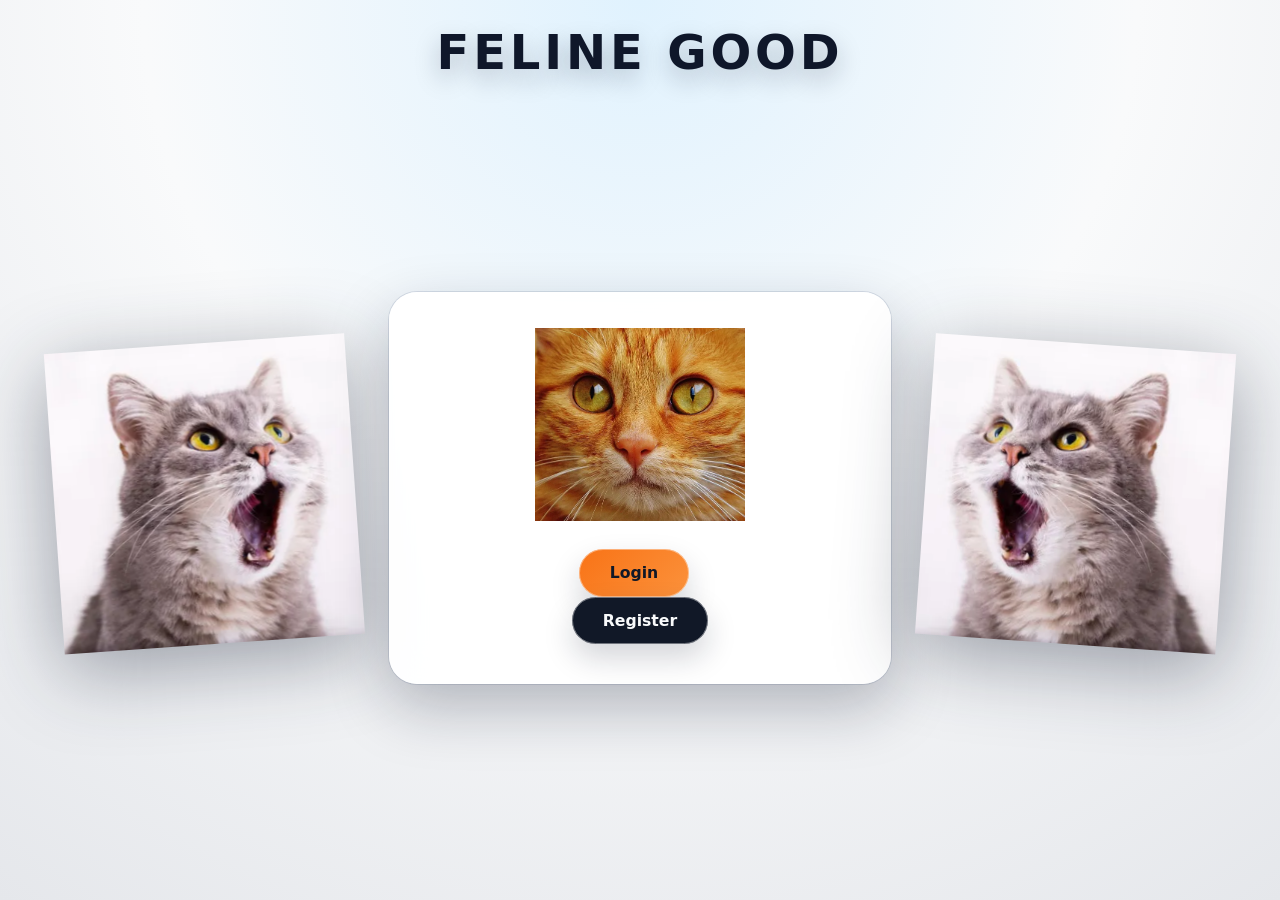
<file: index.html>
<!DOCTYPE html>
<html lang="en">
<head>
    <meta charset="UTF-8">
    <meta name="viewport" content="width=device-width, initial-scale=1.0">
    <link rel="stylesheet" href="css/base.css">
    <link rel="stylesheet" href="css/components.css">
    <link rel="stylesheet" href="css/home-page.css">
    <title>Feline Good</title>
</head>
<body>
    <div class="main-container">
        <header>
            <a href="index.html" id="title-link"><h1>Feline Good</h1></a>
        </header>
        <main>
            <div class="banner banner-left">
                <img src="media/cat-right.png" alt="An image of a cat looking to the right with a wide open mouth.">
            </div>
            <div id="main-content">
                <img src="media/cat-face.png" alt="A close up image of a cat's face." id="home-img">
                <p id="intro-paragraph"></p>
                <button id="login-btn" onclick="location.href='login.html'">Login</button>
                <button id="register-btn" onclick="location.href='register.html'">Register</button>
            </div>
            <div class="banner banner-right">
                <img src="media/cat-left.png" alt="An image of a cat looking to the left with a wide open mouth.">
            </div>
        </main>
    </div>
</body>
</html>
</file>
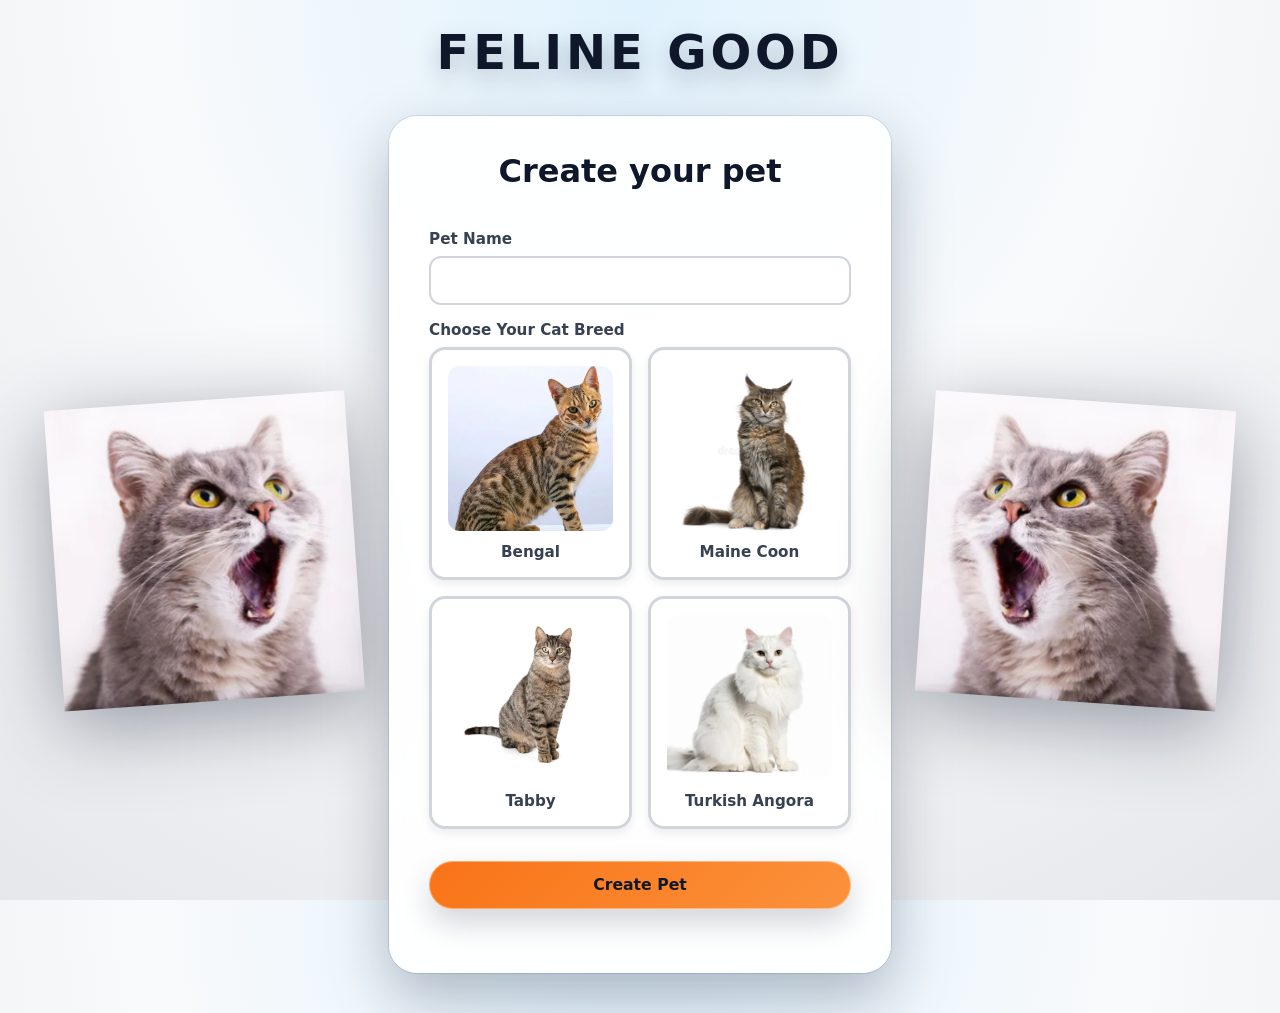
<file: create-pet.html>
<!DOCTYPE html>
<html lang="en">
<head>
    <meta charset="UTF-8">
    <meta name="viewport" content="width=device-width, initial-scale=1.0">
    <link rel="stylesheet" href="css/base.css">
    <link rel="stylesheet" href="css/components.css">
    <link rel="stylesheet" href="css/create-pet.css">
    <script src="js/create-pet.js" defer></script>
    <title>Feline Good | Create Pet</title>
</head>
<body>
    <div class="main-container">
        <header>
            <a href="index.html" id="title-link"><h1>Feline Good</h1></a>
        </header>
        <main>
            <div class="banner banner-left">
                <img src="media/cat-right.png" alt="An image of a cat looking to the right with a wide open mouth.">
            </div>
            <div id="main-content">
                <h2>Create your pet</h2>
                <p id="message"></p>
                <form id="creation-form">
                    <label for="pet-name">Pet Name</label>
                    <input type="text" id="pet-name" name="pet-name" required>
                    
                    <label>Choose Your Cat Breed</label>
                    <div class="breed-grid">
                        <label class="breed-option">
                            <input type="radio" name="breed" value="bengal-cat" required>
                            <div class="breed-card">
                                <img src="media/bengal-cat.png" alt="Bengal cat">
                                <span class="breed-name">Bengal</span>
                            </div>
                        </label>
                        
                        <label class="breed-option">
                            <input type="radio" name="breed" value="maine-coon" required>
                            <div class="breed-card">
                                <img src="media/maine-coon.png" alt="Maine Coon cat">
                                <span class="breed-name">Maine Coon</span>
                            </div>
                        </label>
                        
                        <label class="breed-option">
                            <input type="radio" name="breed" value="tabby-cat" required>
                            <div class="breed-card">
                                <img src="media/tabby-cat.png" alt="Tabby cat">
                                <span class="breed-name">Tabby</span>
                            </div>
                        </label>
                        
                        <label class="breed-option">
                            <input type="radio" name="breed" value="turkish-angora" required>
                            <div class="breed-card">
                                <img src="media/turkish-angora.png" alt="Turkish Angora cat">
                                <span class="breed-name">Turkish Angora</span>
                            </div>
                        </label>
                    </div>
                    
                    <button type="submit">Create Pet</button>
                </form>
            </div>
            <div class="banner banner-right">
                <img src="media/cat-left.png" alt="An image of a cat looking to the left with a wide open mouth.">
            </div>
        </main>
    </div>
</body>
</html>
</file>
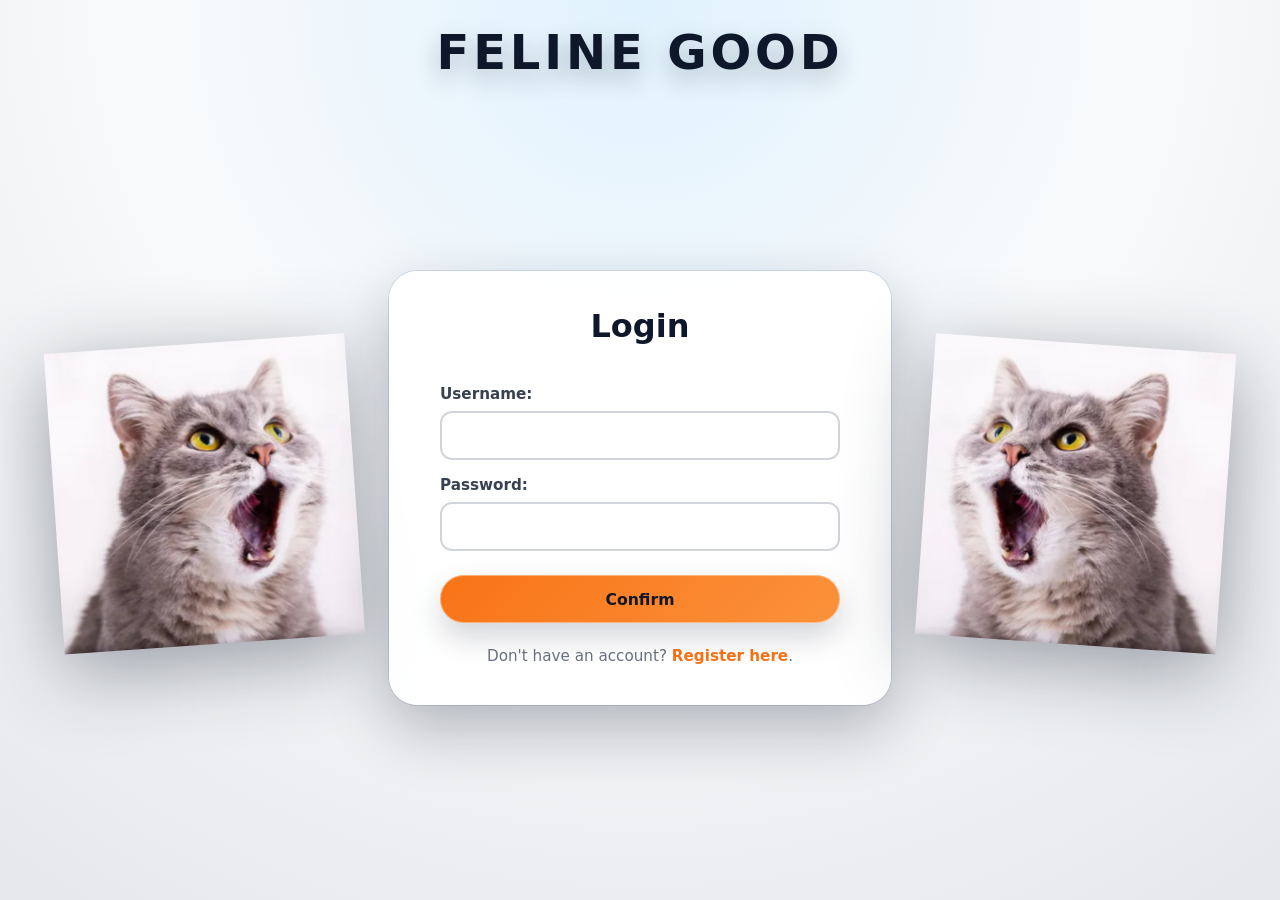
<file: dashboard.html>
<!DOCTYPE html>
<html lang="en">
<head>
    <meta charset="UTF-8">
    <meta name="viewport" content="width=device-width, initial-scale=1.0">
    <link rel="stylesheet" href="css/base.css">
    <link rel="stylesheet" href="css/components.css">
    <link rel="stylesheet" href="css/dashboard.css">
    <script src="js/dashboard.js" defer></script>
    <title>Feline Good | Dashboard</title>
</head>
<body>
    <div class="main-container">
        <header>
            <a href="index.html" id="title-link"><h1>Feline Good</h1></a>
        </header>
        <main>
            <div class="banner banner-left">
                <img src="media/cat-right.png" alt="An image of a cat looking to the right with a wide open mouth.">
            </div>
            <div id="main-content">
                <h2 id="pet-name">#</h2>
                <img id="bengal-cat" class="hidden" src="media/bengal-cat.png" alt="Your pet cat">
                <img id="maine-coon" class="hidden" src="media/maine-coon.png" alt="Your pet cat">
                <img id="tabby-cat" class="hidden" src="media/tabby-cat.png" alt="Your pet cat">
                <img id="turkish-angora" class="hidden" src="media/turkish-angora.png" alt="Your pet cat">
                
                <div id="pet-stats">
                    <div class="stat-bar">
                        <div class="stat-label">
                            <span>Happiness</span>
                            <span id="happiness-value">100</span>
                        </div>
                        <div class="stat-track">
                            <div id="happiness-fill" class="stat-fill" style="width: 100%"></div>
                        </div>
                    </div>
                    
                    <div class="stat-bar">
                        <div class="stat-label">
                            <span>Hunger</span>
                            <span id="hunger-value">100</span>
                        </div>
                        <div class="stat-track">
                            <div id="hunger-fill" class="stat-fill" style="width: 100%"></div>
                        </div>
                    </div>
                    
                    <div class="stat-bar">
                        <div class="stat-label">
                            <span>Energy</span>
                            <span id="energy-value">100</span>
                        </div>
                        <div class="stat-track">
                            <div id="energy-fill" class="stat-fill" style="width: 100%"></div>
                        </div>
                    </div>
                </div>
                
                <div id="action-buttons">
                    <button id="play-btn" class="action-btn">Play</button>
                    <button id="feed-btn" class="action-btn">Feed</button>
                    <button id="sleep-btn" class="action-btn">Sleep</button>
                </div>
            </div>
            <div class="banner banner-right">
                <img src="media/cat-left.png" alt="An image of a cat looking to the left with a wide open mouth.">
            </div>
        </main>
    </div>
</body>
</html>
</file>
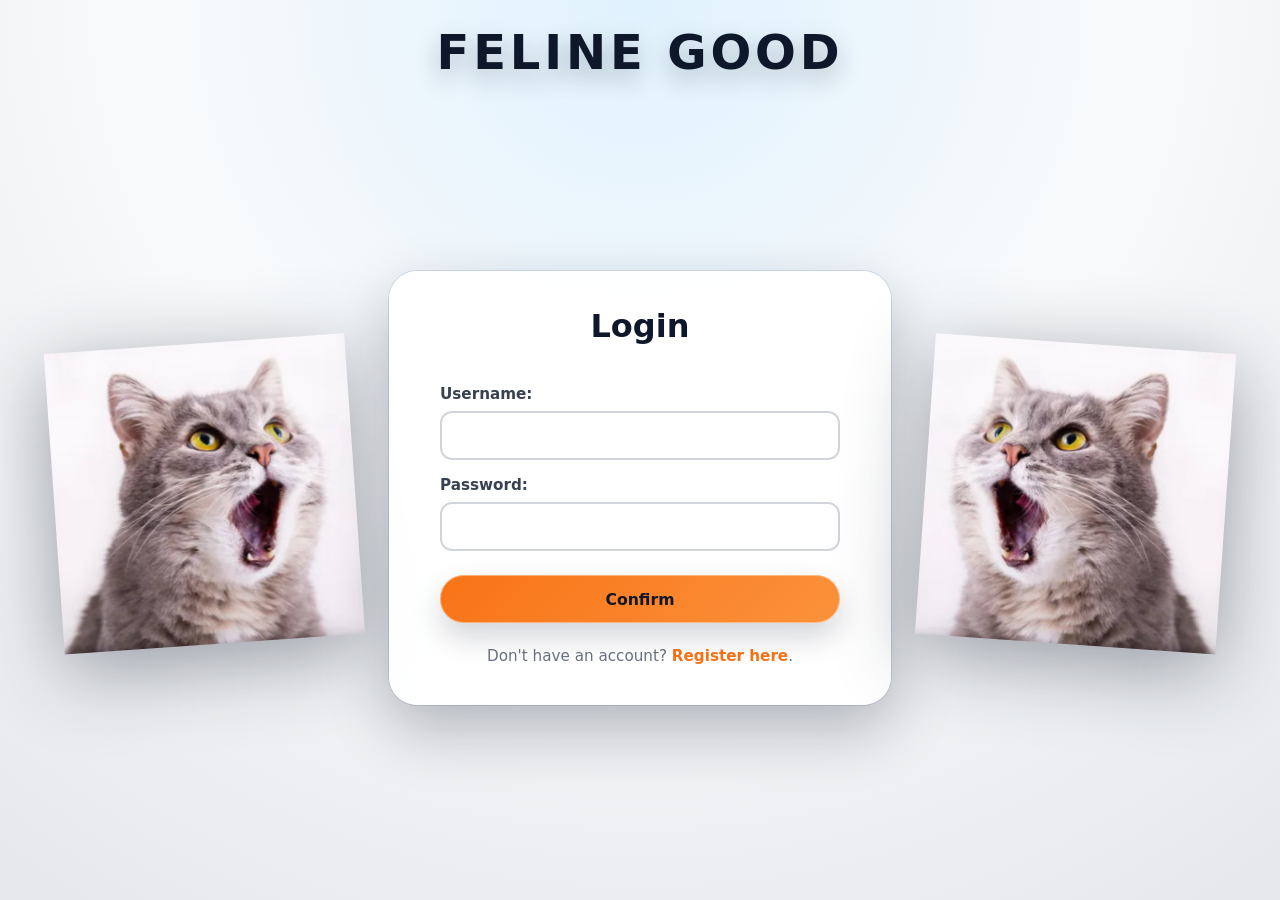
<file: login.html>
<!DOCTYPE html>
<html lang="en">
<head>
    <meta charset="UTF-8">
    <meta name="viewport" content="width=device-width, initial-scale=1.0">
    <link rel="stylesheet" href="css/base.css">
    <link rel="stylesheet" href="css/components.css">
    <link rel="stylesheet" href="css/login-register.css">
    <script src="js/auth.js" defer></script>
    <title>Feline Good | Login</title>
</head>
<body>
    <div class="main-container">
        <header>
            <a href="index.html" id="title-link"><h1>Feline Good</h1></a>
        </header>
        <main>
            <div class="banner banner-left">
                <img src="media/cat-right.png" alt="An image of a cat looking to the right with a wide open mouth.">
            </div>
            <div id="main-content">
                <h2>Login</h2>
                <p id="message"></p>
                <form id="login-form">
                    <label for="login-username">Username:</label>
                    <input type="text" id="login-username" name="username" required>
                    
                    <label for="login-password">Password:</label>
                    <input type="password" id="login-password" name="password" required>
                    
                    <button type="submit">Confirm</button>
                </form>
                <p>Don't have an account? <a href="register.html">Register here</a>.</p>
            </div>
            <div class="banner banner-right">
                <img src="media/cat-left.png" alt="An image of a cat looking to the left with a wide open mouth.">
            </div>
        </main>
    </div>
</body>
</html>
</file>
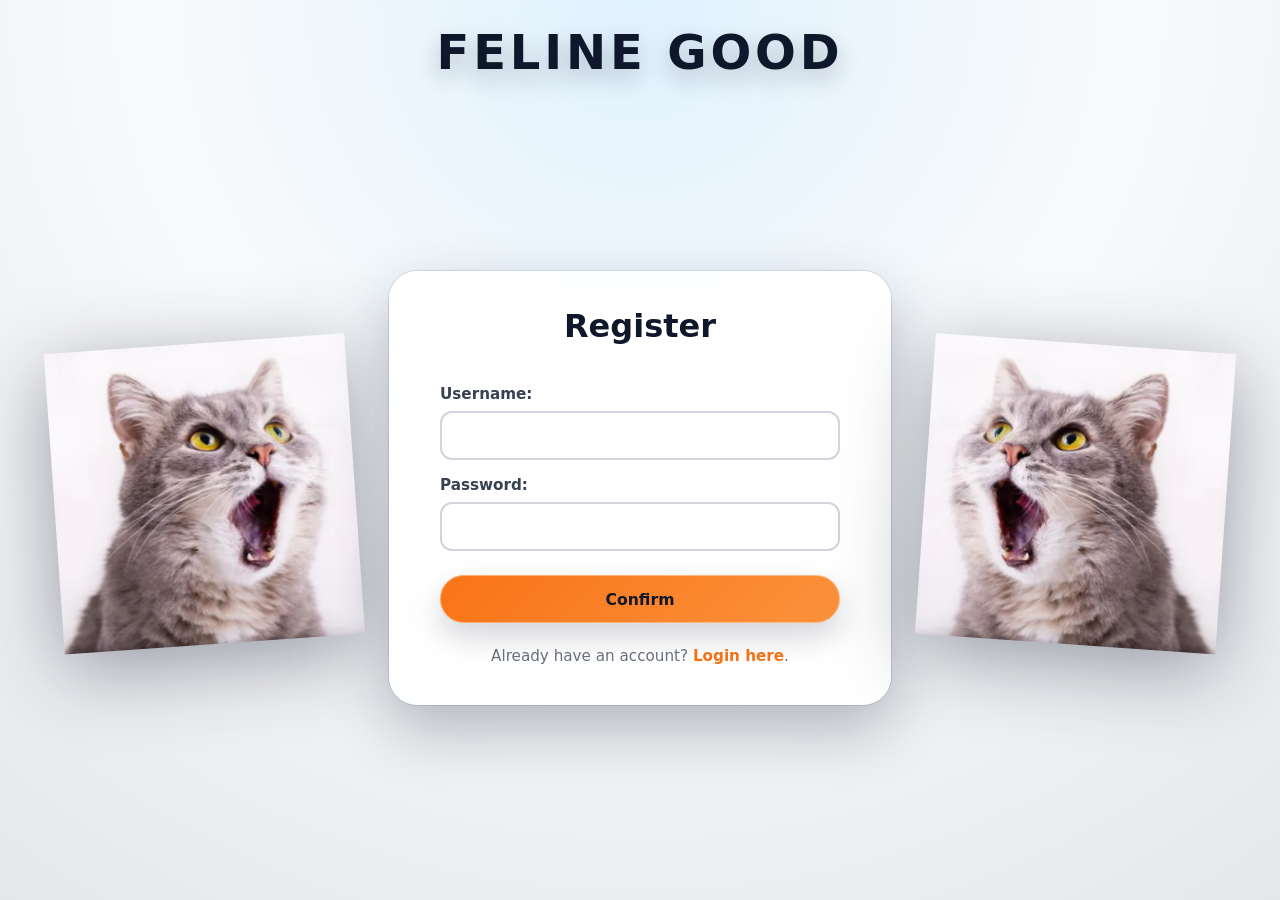
<file: register.html>
<!DOCTYPE html>
<html lang="en">
<head>
    <meta charset="UTF-8">
    <meta name="viewport" content="width=device-width, initial-scale=1.0">
    <link rel="stylesheet" href="css/base.css">
    <link rel="stylesheet" href="css/components.css">
    <link rel="stylesheet" href="css/login-register.css">
    <script src="js/auth.js" defer></script>
    <title>Feline Good | Register</title>
</head>
<body>
    <div class="main-container">
        <header>
            <a href="index.html" id="title-link"><h1>Feline Good</h1></a>
        </header>
        <main>
            <div class="banner banner-left">
                <img src="media/cat-right.png" alt="An image of a cat looking to the right with a wide open mouth.">
            </div>
            <div id="main-content">
                <h2>Register</h2>
                <p id="message"></p>
                <form id="register-form">
                    <label for="register-username">Username:</label>
                    <input type="text" id="register-username" name="username" required>
                    
                    <label for="register-password">Password:</label>
                    <input type="password" id="register-password" name="password" required>
                    
                    <button type="submit">Confirm</button>
                </form>
                <p>Already have an account? <a href="login.html">Login here</a>.</p>
            </div>
            <div class="banner banner-right">
                <img src="media/cat-left.png" alt="An image of a cat looking to the left with a wide open mouth.">
            </div>
        </main>
    </div>
</body>
</html>
</file>
<file: css/base.css>
/* Global reset and base styles */
* {
	margin: 0;
	padding: 0;
	box-sizing: border-box;
}

html,
body {
	height: 100%;
}

body {
	font-family: system-ui, -apple-system, BlinkMacSystemFont, "Segoe UI", sans-serif;
	color: #111827; /* slate-900 */
	background: radial-gradient(circle at top, #e0f2fe 0, #f9fafb 45%, #e5e7eb 100%);
}

img {
	max-width: 100%;
	height: auto;
	display: block;
}

button {
	font: inherit;
}

/* Layout */
.main-container {
	min-height: 100vh;
	display: flex;
	flex-direction: column;
}

header {
	padding: 1.5rem 1.5rem 0.75rem;
}

header h1 {
	text-align: center;
	font-size: clamp(2rem, 3vw + 1rem, 3rem);
	letter-spacing: 0.08em;
	text-transform: uppercase;
	color: #0f172a; /* slate-900 */
	text-shadow: 0 10px 25px rgba(15, 23, 42, 0.25);
}

#title-link {
	text-decoration: none;
	color: inherit;
}

main {
	flex: 1;
	display: grid;
	grid-template-columns: minmax(0, 1.2fr) minmax(0, 2fr) minmax(0, 1.2fr);
	align-items: center;
	gap: 1.5rem;
	padding: 1.5rem clamp(1.5rem, 5vw, 4rem) 2.5rem;
}

/* Banners */
.banner {
	display: flex;
	justify-content: center;
	align-items: center;
}

.banner img {
	max-height: 380px;
	filter: drop-shadow(0 18px 40px rgba(15, 23, 42, 0.4));
	transform-origin: center bottom;
	transition: transform 250ms ease-out, filter 250ms ease-out;
}

.banner-left img {
	transform: rotate(-4deg) translateY(6px);
}

.banner-right img {
	transform: rotate(4deg) translateY(6px);
}

.banner img:hover {
	transform: translateY(-6px) scale(1.03);
	filter: drop-shadow(0 25px 55px rgba(15, 23, 42, 0.55));
}

/* Main content card */
#main-content {
	position: relative;
	background: rgba(255, 255, 255, 0.94);
	border-radius: 1.75rem;
	padding: 2.25rem 2.5rem 2.5rem;
	box-shadow:
		0 24px 60px rgba(15, 23, 42, 0.28),
		0 0 0 1px rgba(148, 163, 184, 0.3);
	display: flex;
	flex-direction: column;
	align-items: center;
	text-align: center;
	backdrop-filter: blur(18px);
}

#main-content h2 {
	font-size: 2rem;
	color: #0f172a;
	margin-bottom: 1.5rem;
}

#message {
	color: #dc2626; /* red-600 */
	font-weight: 600;
	margin-bottom: 1rem;
}

#mobile-img {
	width: 120px;
	aspect-ratio: 1 / 1;
	border-radius: 20px;
	border: 4px solid #f97316; /* orange-500 */
	box-shadow: 0 14px 30px rgba(249, 115, 22, 0.5);
	object-fit: cover;
	margin-bottom: 1.25rem;
}

#intro-paragraph {
	font-size: 1.05rem;
	line-height: 1.7;
	color: #4b5563; /* gray-600 */
	max-width: 34rem;
	margin-bottom: 1.75rem;
}

.hidden {
	display: none !important;
}

@media (max-width: 800px) {
	main {
		grid-template-columns: 1fr;
		padding-inline: 1.25rem;
		padding-block: 1.25rem 2.25rem;
	}

	.banner {
		display: none;
	}

	#main-content {
		max-width: 480px;
		margin-inline: auto;
		padding-inline: 1.75rem;
	}
}
</file>
<file: css/components.css>
/* Forms */
#main-content form {
	width: 100%;
	max-width: 600px;
	display: flex;
	flex-direction: column;
	gap: 1rem;
	margin-bottom: 1.5rem;
}

#main-content label {
	text-align: left;
	font-weight: 600;
	font-size: 0.95rem;
	color: #374151; /* gray-700 */
	margin-bottom: -0.5rem;
}

#main-content input[type="text"],
#main-content input[type="password"] {
	width: 100%;
	padding: 0.85rem 1.1rem;
	border: 2px solid #d1d5db; /* gray-300 */
	border-radius: 0.75rem;
	font-size: 1rem;
	color: #111827;
	background: #ffffff;
	transition: border-color 150ms ease-out, box-shadow 150ms ease-out;
}

#main-content input[type="text"]:focus,
#main-content input[type="password"]:focus {
	outline: none;
	border-color: #f97316; /* orange-500 */
	box-shadow: 0 0 0 3px rgba(249, 115, 22, 0.1);
}

/* Buttons */
#main-content button {
	position: relative;
	border: none;
	border-radius: 999px;
	padding: 0.9rem 1.9rem;
	font-weight: 600;
	font-size: 0.98rem;
	cursor: pointer;
	transition: transform 150ms ease-out, box-shadow 150ms ease-out, background-color 150ms ease-out, color 150ms ease-out;
	box-shadow: 0 14px 30px rgba(15, 23, 42, 0.18);
}

#main-content button::after {
	content: "";
	position: absolute;
	inset: 0;
	border-radius: inherit;
	border: 1px solid rgba(255, 255, 255, 0.4);
	pointer-events: none;
}

#main-content button:hover {
	transform: translateY(-1px) scale(1.02);
	box-shadow: 0 18px 40px rgba(15, 23, 42, 0.3);
}

#main-content button:active {
	transform: translateY(1px) scale(0.99);
	box-shadow: 0 8px 18px rgba(15, 23, 42, 0.2);
}

/* Submit buttons */
#main-content form button[type="submit"] {
	margin-top: 0.5rem;
	background: linear-gradient(135deg, #f97316, #fb923c);
	color: #111827;
}

/* Specific button variants */
#login-btn {
	background: linear-gradient(135deg, #f97316, #fb923c);
	color: #111827;
	margin-right: 0.75rem;
}

#register-btn {
	background: #111827;
	color: #f9fafb;
}

/* Links */
#main-content p {
	font-size: 0.95rem;
	color: #6b7280; /* gray-500 */
}

#main-content a {
	color: #f97316; /* orange-500 */
	text-decoration: none;
	font-weight: 600;
	transition: color 150ms ease-out;
}

#main-content a:hover {
	color: #ea580c; /* orange-600 */
	text-decoration: underline;
}
</file>
<file: css/home-page.css>
#home-img {
	width: 50%;
}
</file>
<file: css/create-pet.css>
/* Breed selection grid */
.breed-grid {
	display: grid;
	grid-template-columns: repeat(2, 1fr);
	gap: 1rem;
	margin-bottom: 0.5rem;
}

.breed-option {
	cursor: pointer;
	margin-bottom: 0 !important;
}

.breed-option input[type="radio"] {
	position: absolute;
	opacity: 0;
	pointer-events: none;
}

.breed-card {
	background: #ffffff;
	border: 3px solid #d1d5db; /* gray-300 */
	border-radius: 1rem;
	padding: 1rem;
	display: flex;
	flex-direction: column;
	align-items: center;
	gap: 0.75rem;
	transition: all 200ms ease-out;
	box-shadow: 0 4px 10px rgba(15, 23, 42, 0.08);
}

.breed-card img {
	width: 100%;
	aspect-ratio: 1 / 1;
	object-fit: cover;
	border-radius: 0.75rem;
	transition: transform 200ms ease-out;
}

.breed-name {
	font-weight: 600;
	font-size: 0.95rem;
	color: #374151; /* gray-700 */
	text-align: center;
}

.breed-option:hover .breed-card {
	border-color: #fb923c; /* orange-400 */
	transform: translateY(-2px);
	box-shadow: 0 8px 20px rgba(249, 115, 22, 0.15);
}

.breed-option:hover .breed-card img {
	transform: scale(1.05);
}

.breed-option input[type="radio"]:checked + .breed-card {
	border-color: #f97316; /* orange-500 */
	border-width: 3px;
	background: linear-gradient(135deg, rgba(249, 115, 22, 0.05), rgba(251, 146, 60, 0.05));
	box-shadow: 0 8px 24px rgba(249, 115, 22, 0.25);
}

.breed-option input[type="radio"]:checked + .breed-card .breed-name {
	color: #f97316; /* orange-500 */
}
</file>
<file: css/dashboard.css>
/* Pet Stats */
#pet-stats {
	width: 100%;
	max-width: 500px;
	margin-top: 1.5rem;
	margin-bottom: 1.5rem;
	display: flex;
	flex-direction: column;
	gap: 1rem;
}

.stat-bar {
	width: 100%;
}

.stat-label {
	display: flex;
	justify-content: space-between;
	align-items: center;
	margin-bottom: 0.5rem;
	font-size: 0.95rem;
	font-weight: 600;
	color: #374151; /* gray-700 */
}

.stat-track {
	width: 100%;
	height: 28px;
	background: #e5e7eb; /* gray-200 */
	border-radius: 999px;
	overflow: hidden;
	box-shadow: inset 0 2px 4px rgba(0, 0, 0, 0.1);
	border: 2px solid #d1d5db; /* gray-300 */
}

.stat-fill {
	height: 100%;
	background: linear-gradient(135deg, #10b981, #34d399); /* green gradient */
	border-radius: 999px;
	transition: width 400ms ease-out, background 300ms ease-out;
	box-shadow: 0 0 8px rgba(16, 185, 129, 0.4);
}

/* Different colors for different stats */
#happiness-fill {
	background: linear-gradient(135deg, #f59e0b, #fbbf24); /* amber gradient */
	box-shadow: 0 0 8px rgba(245, 158, 11, 0.4);
}

#hunger-fill {
	background: linear-gradient(135deg, #10b981, #34d399); /* green gradient */
	box-shadow: 0 0 8px rgba(16, 185, 129, 0.4);
}

#energy-fill {
	background: linear-gradient(135deg, #3b82f6, #60a5fa); /* blue gradient */
	box-shadow: 0 0 8px rgba(59, 130, 246, 0.4);
}

/* Low stat warning colors */
.stat-fill.low {
	background: linear-gradient(135deg, #ef4444, #f87171) !important; /* red gradient */
	box-shadow: 0 0 8px rgba(239, 68, 68, 0.4) !important;
}

/* Action Buttons */
#action-buttons {
	display: flex;
	gap: 0.75rem;
	flex-wrap: wrap;
	justify-content: center;
	margin-top: 1rem;
}

.action-btn {
	background: linear-gradient(135deg, #f97316, #fb923c);
	color: #111827;
	border: none;
	border-radius: 999px;
	padding: 0.85rem 1.6rem;
	font-weight: 600;
	font-size: 0.95rem;
	cursor: pointer;
	transition: transform 150ms ease-out, box-shadow 150ms ease-out;
	box-shadow: 0 10px 25px rgba(15, 23, 42, 0.15);
	position: relative;
}

.action-btn::after {
	content: "";
	position: absolute;
	inset: 0;
	border-radius: inherit;
	border: 1px solid rgba(255, 255, 255, 0.4);
	pointer-events: none;
}

.action-btn:hover {
	transform: translateY(-2px) scale(1.03);
	box-shadow: 0 14px 35px rgba(15, 23, 42, 0.25);
}

.action-btn:active {
	transform: translateY(0px) scale(0.98);
	box-shadow: 0 6px 15px rgba(15, 23, 42, 0.15);
}

.action-btn:disabled {
	opacity: 0.5;
	cursor: not-allowed;
	transform: none !important;
}
</file>
<file: css/login-register.css>
/* Narrower form for login/register pages */
#main-content form {
	max-width: 400px;
}
</file>
